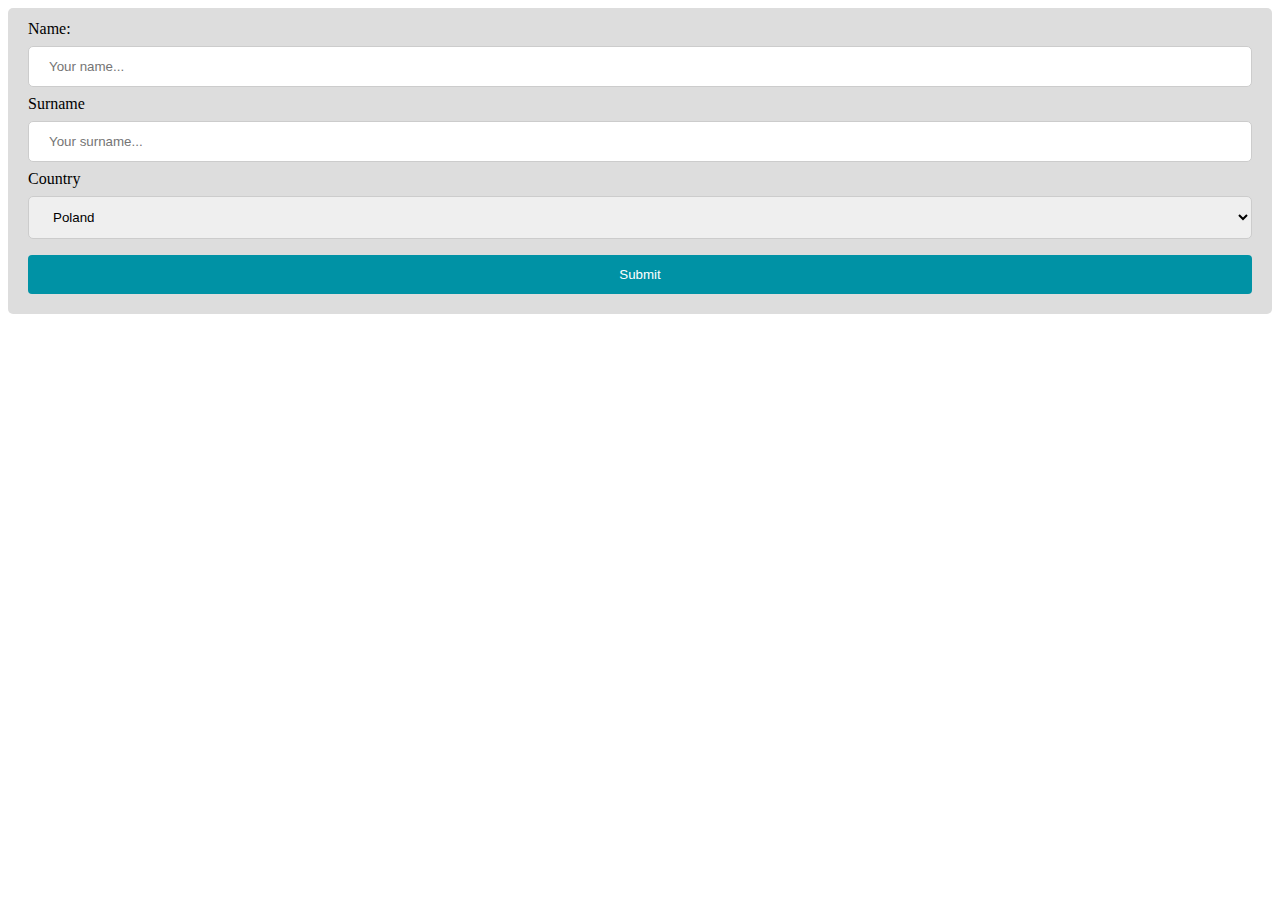
<file: index.html>
<!DOCTYPE html>
<html lang="en">

<head>
  <meta charset="UTF-8">
  <meta http-equiv="X-UA-Compatible" content="IE=edge">
  <meta name="viewport" content="width=device-width, initial-scale=1.0">
  <link rel="stylesheet" href="styles/main.css">
  <title>Document</title>
</head>

<body>
  
  <div class="container">
    <form action="#">
      <label for="firstName">Name: </label>
      <input type="text" id="firstName" name="firstName" placeholder="Your name...">

      <label for="lastName">Surname</label>
      <input type="text" id="lastName" name="lastName" placeholder="Your surname...">

      <label for="country">Country</label>
      <select id="country" name="country">
        <option value="poland">Poland</option>
        <option value="russia">Russia</option>
        <option value="germany">Germany</option>
      </select>

      <button type="submit">Submit</button>
    </form>
  </div>
</body>

</html>
</file>
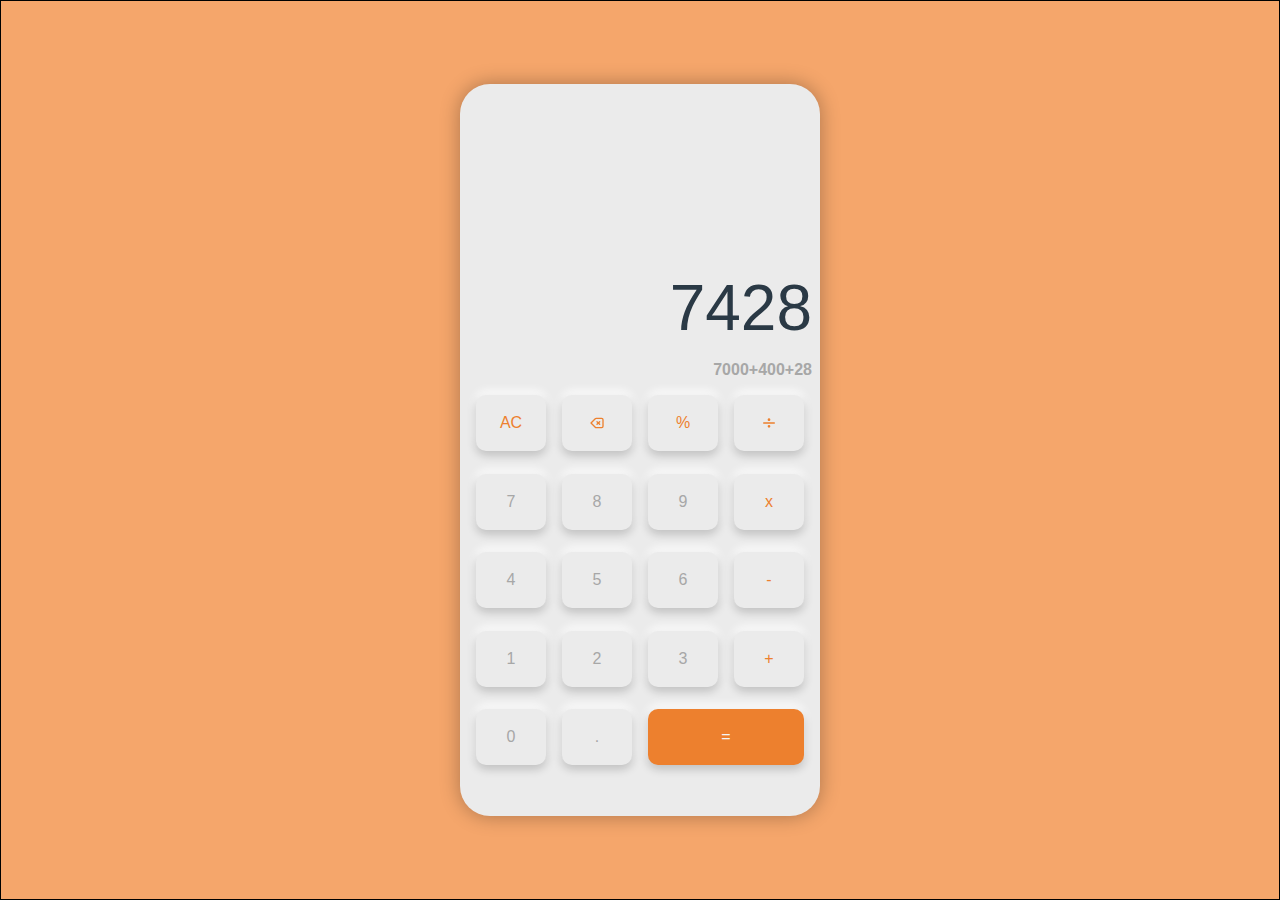
<file: index2.html>
<!DOCTYPE html>
<html lang="en">
  <head>
    <meta charset="UTF-8" />
    <meta http-equiv="X-UA-Compatible" content="IE=edge" />
    <meta name="viewport" content="width=device-width, initial-scale=1.0" />
    <link rel="stylesheet" href="styles/main2.css" />
    <title>Document</title>
  </head>

  <body>
    <div class="canvas">
      <div class="calculator default">
        <div class="display-screen">
          <p class="result">7428</p>
          <p class="operation">7000+400+28</p>
        </div>
        <div class="keyboard">
          <div class="keyboard-button accent-text">AC</div>
          <div class="keyboard-button accent-text">
            <svg
              stroke="currentColor"
              fill="none"
              stroke-width="0"
              viewBox="0 0 24 24"
              height="1em"
              width="1em"
              xmlns="http://www.w3.org/2000/svg"
            >
              <path
                stroke-linecap="round"
                stroke-linejoin="round"
                stroke-width="2"
                d="M12 14l2-2m0 0l2-2m-2 2l-2-2m2 2l2 2M3 12l6.414 6.414a2 2 0 001.414.586H19a2 2 0 002-2V7a2 2 0 00-2-2h-8.172a2 2 0 00-1.414.586L3 12z"
              ></path>
            </svg>
          </div>
          <div class="keyboard-button accent-text">%</div>
          <div class="keyboard-button accent-text">
            <svg
              stroke="currentColor"
              fill="none"
              stroke-width="0"
              viewBox="0 0 24 24"
              height="1em"
              width="1em"
              xmlns="http://www.w3.org/2000/svg"
            >
              <path
                d="M14 7C14 8.10457 13.1046 9 12 9C10.8954 9 10 8.10457 10 7C10 5.89543 10.8954 5 12 5C13.1046 5 14 5.89543 14 7Z"
                fill="currentColor"
              ></path>
              <path
                d="M3 12C3 11.4477 3.44772 11 4 11H20C20.5523 11 21 11.4477 21 12C21 12.5523 20.5523 13 20 13H4C3.44772 13 3 12.5523 3 12Z"
                fill="currentColor"
              ></path>
              <path
                d="M12 19C13.1046 19 14 18.1046 14 17C14 15.8954 13.1046 15 12 15C10.8954 15 10 15.8954 10 17C10 18.1046 10.8954 19 12 19Z"
                fill="currentColor"
              ></path>
            </svg>
          </div>
          <div class="keyboard-button">7</div>
          <div class="keyboard-button">8</div>
          <div class="keyboard-button">9</div>
          <div class="keyboard-button accent-text">x</div>
          <div class="keyboard-button">4</div>
          <div class="keyboard-button">5</div>
          <div class="keyboard-button">6</div>
          <div class="keyboard-button accent-text">-</div>
          <div class="keyboard-button">1</div>
          <div class="keyboard-button">2</div>
          <div class="keyboard-button">3</div>
          <div class="keyboard-button accent-text">+</div>
          <div class="keyboard-button">0</div>
          <div class="keyboard-button">.</div>
          <div class="keyboard-button col-span-2 accent-bg text-white">=</div>
        </div>
      </div>
    </div>
  </body>
</html>
</file>
<file: styles/main.css>
.container {
  background-color: #ddd;
  padding: 12px 20px;
  border-radius: 5px;
}

input, select {
  display: inline-block;
  width: 100%;
  box-sizing: border-box;
  border: 1px solid #ccc;
  border-radius: 5px;
  margin: 8px 0px;
  padding: 12px 20px
}

button {
  width: 100%;
  background-color: rgb(0, 146, 165);
  border: none;
  border-radius: 4px;
  padding: 12px 20px;
  color: white;
  margin: 8px 0px;
}
</file>
<file: styles/main2.css>
:root {
  --default-bg-color: #ebebeb;
  --dark-bg-color: #243441;
  --default-text-color: #f4f5f6;
  --dark-text-color: #2a3945;
  --mild-text-color: #a7a7a7;
  --accent-text-color: #ed802e;
  --accent-shadow: 0px 4px 10px rgba(0, 0, 0, 0.3),
    0px -4px 8px rgb(237, 128, 46, 0.4);
  --dark-shadow: 0px 4px 10px rgba(0, 0, 0, 0.3),
    0px -4px 10px rgb(46, 65, 82, 0.9);
}
* {
  margin: 0;
  padding: 0;
  outline: none;
  border: none;
  box-sizing: border-box;
  font-family: sans-serif;
}
.canvas {
  background-color: #f5a66b;
  border: 1px solid #000;
  margin: 0;
  padding: 0;
  width: 100vw;
  height: 100vh;
  display: flex;
  justify-content: center;
  align-items: center;
}

.calculator.default {
  background: var(--default-bg-color);
}
.calculator.dark {
  background: var(--dark-bg-color);
}

.calculator {
  height: 732px;
  width: 360px;
  border-radius: 30px;
  overflow: hidden;
  padding: 12px 8px;
  box-shadow: 0px 0px 20px rgba(0, 0, 0, 0.3);
}

.keyboard {
  height: 60%;
  display: grid;
  grid-template-columns: repeat(4, 1fr);
  grid-template-rows: repeat(5, 1fr);
  column-gap: 16px;
  padding: 16px 8px;
}

.default .display-screen {
  color: var(--dark-text-color);
}
.dark .display-screen {
  color: var(--mild-text-color);
}
.display-screen {
  height: 40%;
  display: flex;
  flex-direction: column;
  justify-content: flex-end;
  align-items: flex-end;
  font-size: 16px;
  font-weight: 700;
}

.default .result {
  color: var(--dark-text-color);
}
.dark .result {
  color: var(--default-text-color);
}
.result {
  font-size: 4rem;
  font-weight: 500;
  margin-bottom: 16px;
}

.operation {
  color: var(--mild-text-color);
}
.default .keyboard-button {
  box-shadow: 0px 4px 10px rgba(0, 0, 0, 0.2),
    0px -4px 10px rgb(255, 255, 255, 1);
}
.dark .keyboard-button {
  box-shadow: 0px 4px 10px rgba(0, 0, 0, 0.3),
    0px -4px 10px rgb(46, 65, 82, 0.9);
}
.keyboard-button {
  display: flex;
  align-items: center;
  justify-content: center;
  /* background-color: red; */
  height: 56px;
  border-radius: 10px;
  color: var(--mild-text-color);
  font-weight: 500;
}
.col-span-2 {
  grid-column: span 2;
}

.accent-text {
  color: var(--accent-text-color);
}
.text-white {
  color: var(--default-text-color);
}
.accent-bg {
  background-color: var(--accent-text-color);
  box-shadow: 0px 4px 10px rgba(0, 0, 0, 0.3),
    0px -4px 8px rgb(237, 128, 46, 0.4);
}
</file>
